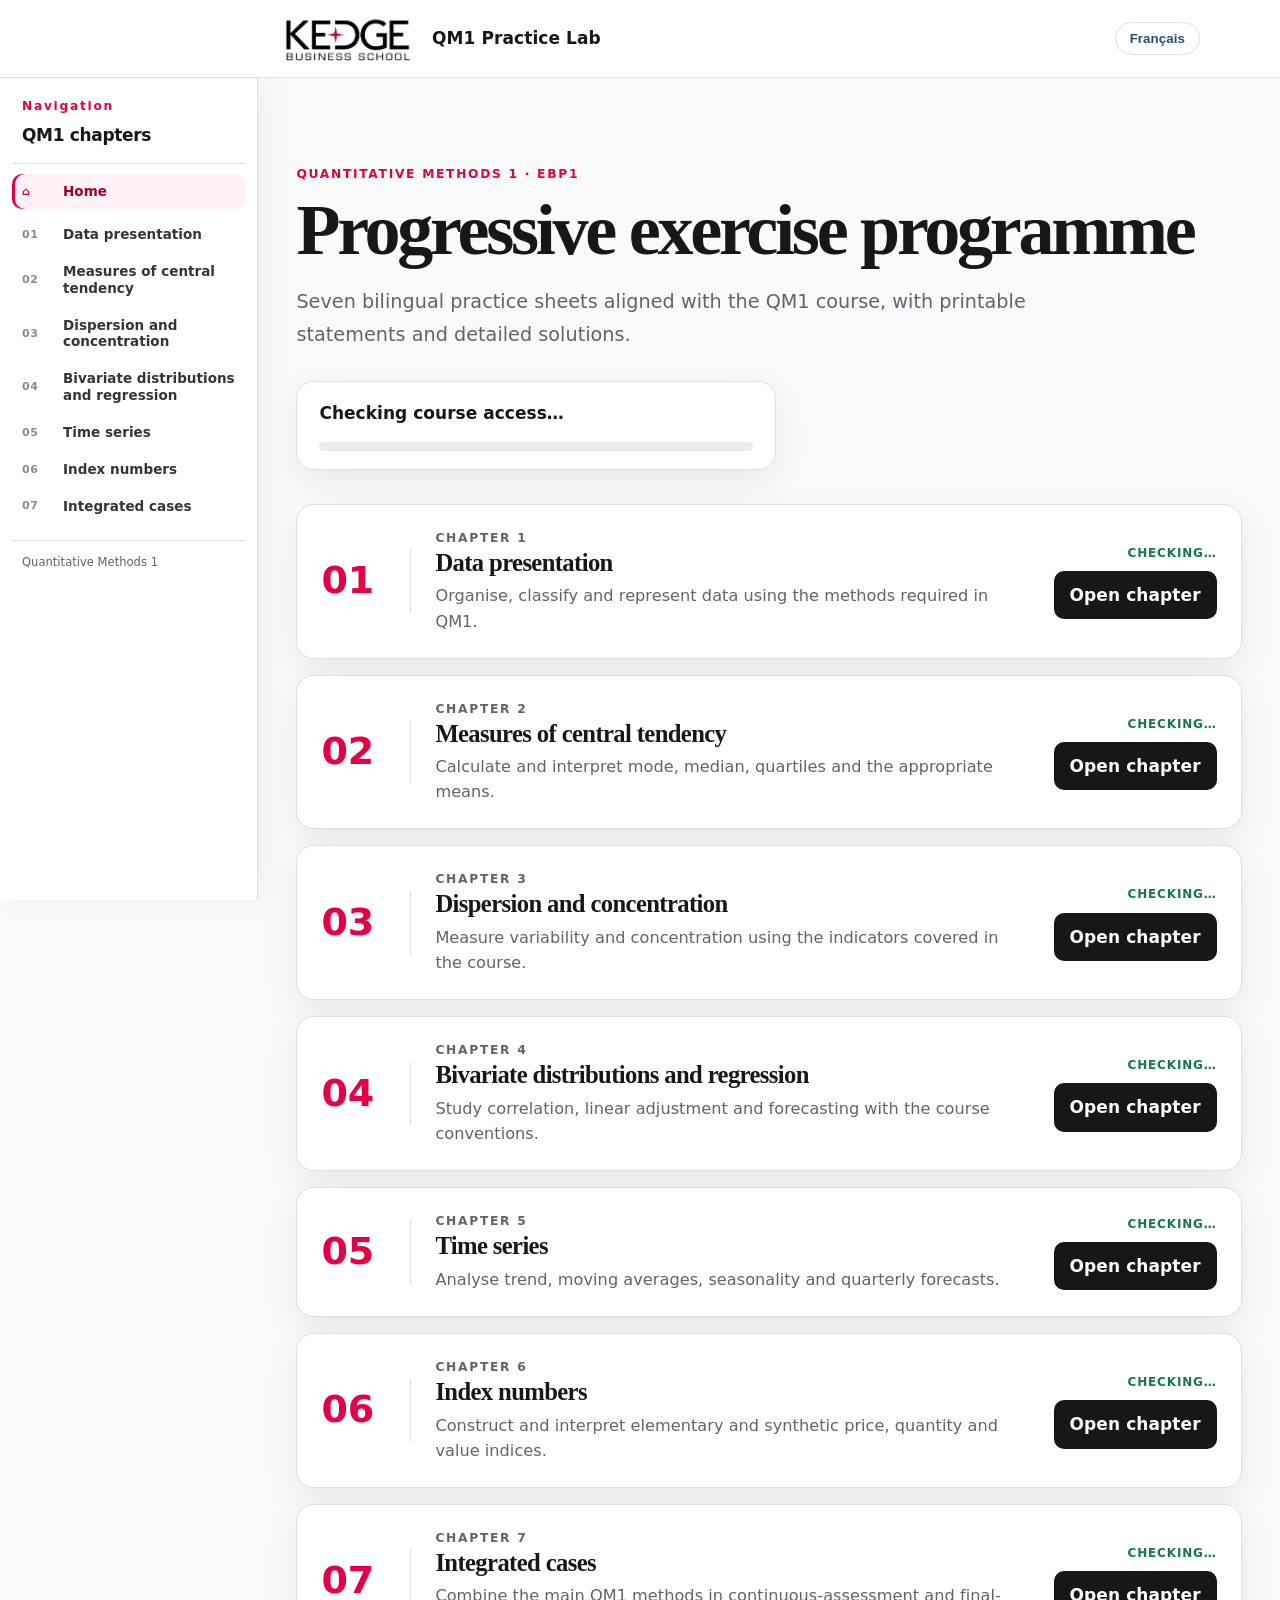
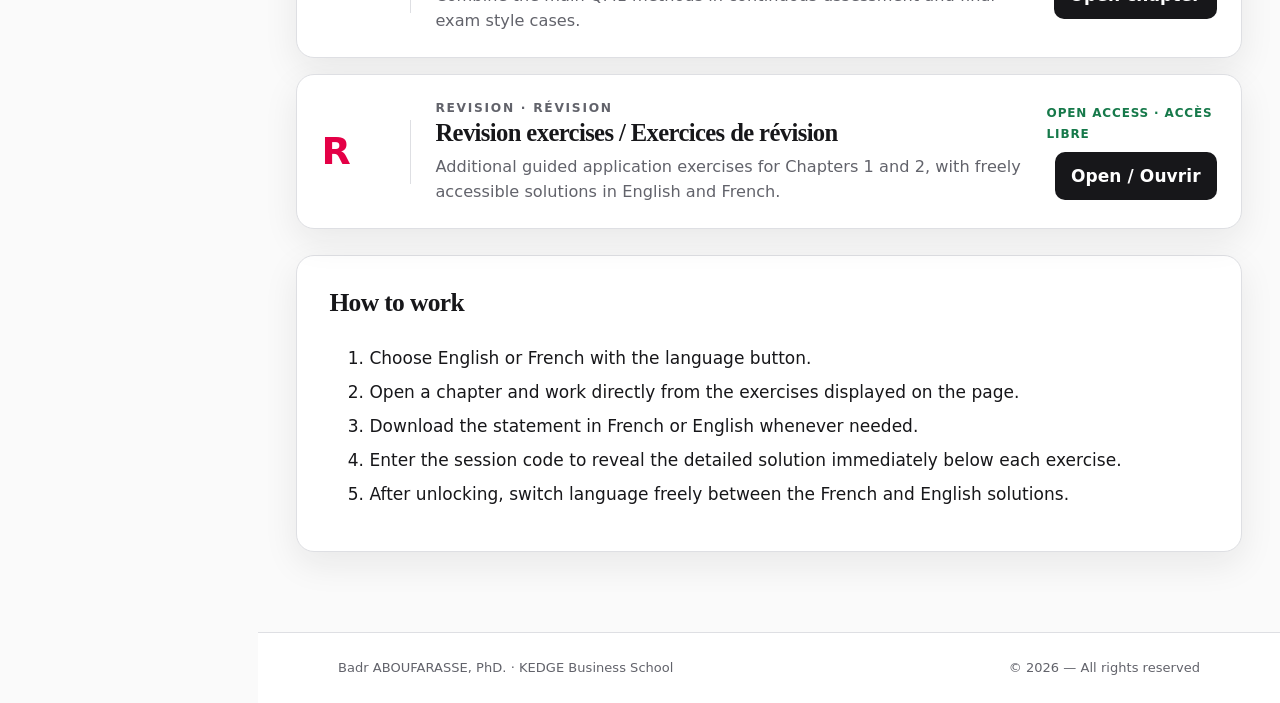
<file: index.html>
<!doctype html>
<html lang="en"><head><meta charset="utf-8"><meta name="viewport" content="width=device-width,initial-scale=1">
<meta name="description" content="KEDGE QM1 bilingual exercise portal."><title>QM1 Practice Lab — Course exercises</title>
<link rel="stylesheet" href="styles.css?v=20261031-revision"></head><body data-page="portal">
<header class="topbar"><a class="brand" href="index.html" aria-label="QM1 Practice Lab home"><img src="logoKedge.png" alt="KEDGE Business School"><span>QM1 Practice Lab</span></a><button id="languageSwitch" class="language-switch" type="button">Français</button></header>
<main><section class="portal-hero"><p class="eyebrow">QUANTITATIVE METHODS 1 · EBP1</p><h1 data-i18n="portalTitle">Progressive exercise programme</h1><p class="lead" data-i18n="portalLead">Seven bilingual practice sheets aligned with the QM1 course, with printable statements and detailed solutions.</p><div class="course-meter"><span id="courseProgress">Checking course access…</span><div class="progress-track"><div id="courseBar"></div></div></div></section>
<section class="chapter-grid" aria-label="Course chapters">
<article class="chapter-card" data-chapter="1"><div class="chapter-number">01</div><div class="chapter-copy"><p class="eyebrow">CHAPTER 1</p><h2>Data presentation</h2><p>Organise, classify and represent data using the methods required in QM1.</p></div><div class="chapter-action"><span class="availability">Checking…</span><a href="chapter-1.html">Open chapter</a></div></article>
<article class="chapter-card" data-chapter="2"><div class="chapter-number">02</div><div class="chapter-copy"><p class="eyebrow">CHAPTER 2</p><h2>Measures of central tendency</h2><p>Calculate and interpret mode, median, quartiles and the appropriate means.</p></div><div class="chapter-action"><span class="availability">Checking…</span><a href="chapter-2.html">Open chapter</a></div></article>
<article class="chapter-card" data-chapter="3"><div class="chapter-number">03</div><div class="chapter-copy"><p class="eyebrow">CHAPTER 3</p><h2>Dispersion and concentration</h2><p>Measure variability and concentration using the indicators covered in the course.</p></div><div class="chapter-action"><span class="availability">Checking…</span><a href="chapter-3.html">Open chapter</a></div></article>
<article class="chapter-card" data-chapter="4"><div class="chapter-number">04</div><div class="chapter-copy"><p class="eyebrow">CHAPTER 4</p><h2>Bivariate distributions and regression</h2><p>Study correlation, linear adjustment and forecasting with the course conventions.</p></div><div class="chapter-action"><span class="availability">Checking…</span><a href="chapter-4.html">Open chapter</a></div></article>
<article class="chapter-card" data-chapter="5"><div class="chapter-number">05</div><div class="chapter-copy"><p class="eyebrow">CHAPTER 5</p><h2>Time series</h2><p>Analyse trend, moving averages, seasonality and quarterly forecasts.</p></div><div class="chapter-action"><span class="availability">Checking…</span><a href="chapter-5.html">Open chapter</a></div></article>
<article class="chapter-card" data-chapter="6"><div class="chapter-number">06</div><div class="chapter-copy"><p class="eyebrow">CHAPTER 6</p><h2>Index numbers</h2><p>Construct and interpret elementary and synthetic price, quantity and value indices.</p></div><div class="chapter-action"><span class="availability">Checking…</span><a href="chapter-6.html">Open chapter</a></div></article>
<article class="chapter-card" data-chapter="7"><div class="chapter-number">07</div><div class="chapter-copy"><p class="eyebrow">CHAPTER 7</p><h2>Integrated cases</h2><p>Combine the main QM1 methods in continuous-assessment and final-exam style cases.</p></div><div class="chapter-action"><span class="availability">Checking…</span><a href="chapter-7.html">Open chapter</a></div></article>
<article class="chapter-card revision-card"><div class="chapter-number">R</div><div class="chapter-copy"><p class="eyebrow">REVISION · RÉVISION</p><h2>Revision exercises / Exercices de révision</h2><p>Additional guided application exercises for Chapters 1 and 2, with freely accessible solutions in English and French.</p></div><div class="chapter-action"><span class="availability open">Open access · Accès libre</span><a href="revision.html">Open / Ouvrir</a></div></article></section><section class="portal-note"><h2 data-i18n="howTitle">How to work</h2><ol><li data-i18n="how1">Choose English or French with the language button.</li><li data-i18n="how2">Open a chapter and work from the statement displayed on screen.</li><li data-i18n="how3">Download the statement in French or English whenever needed.</li><li data-i18n="how4">Enter the session code to reveal the detailed solutions.</li><li data-i18n="how5">After unlocking, switch language freely between the French and English solutions.</li></ol></section></main><footer><span>Badr ABOUFARASSE, PhD. · KEDGE Business School</span><span>© 2026 — All rights reserved</span></footer><script src="navigation.js?v=2"></script><script src="app.js?v=20261017-complete-pdfs-v4"></script></body></html>
</file>
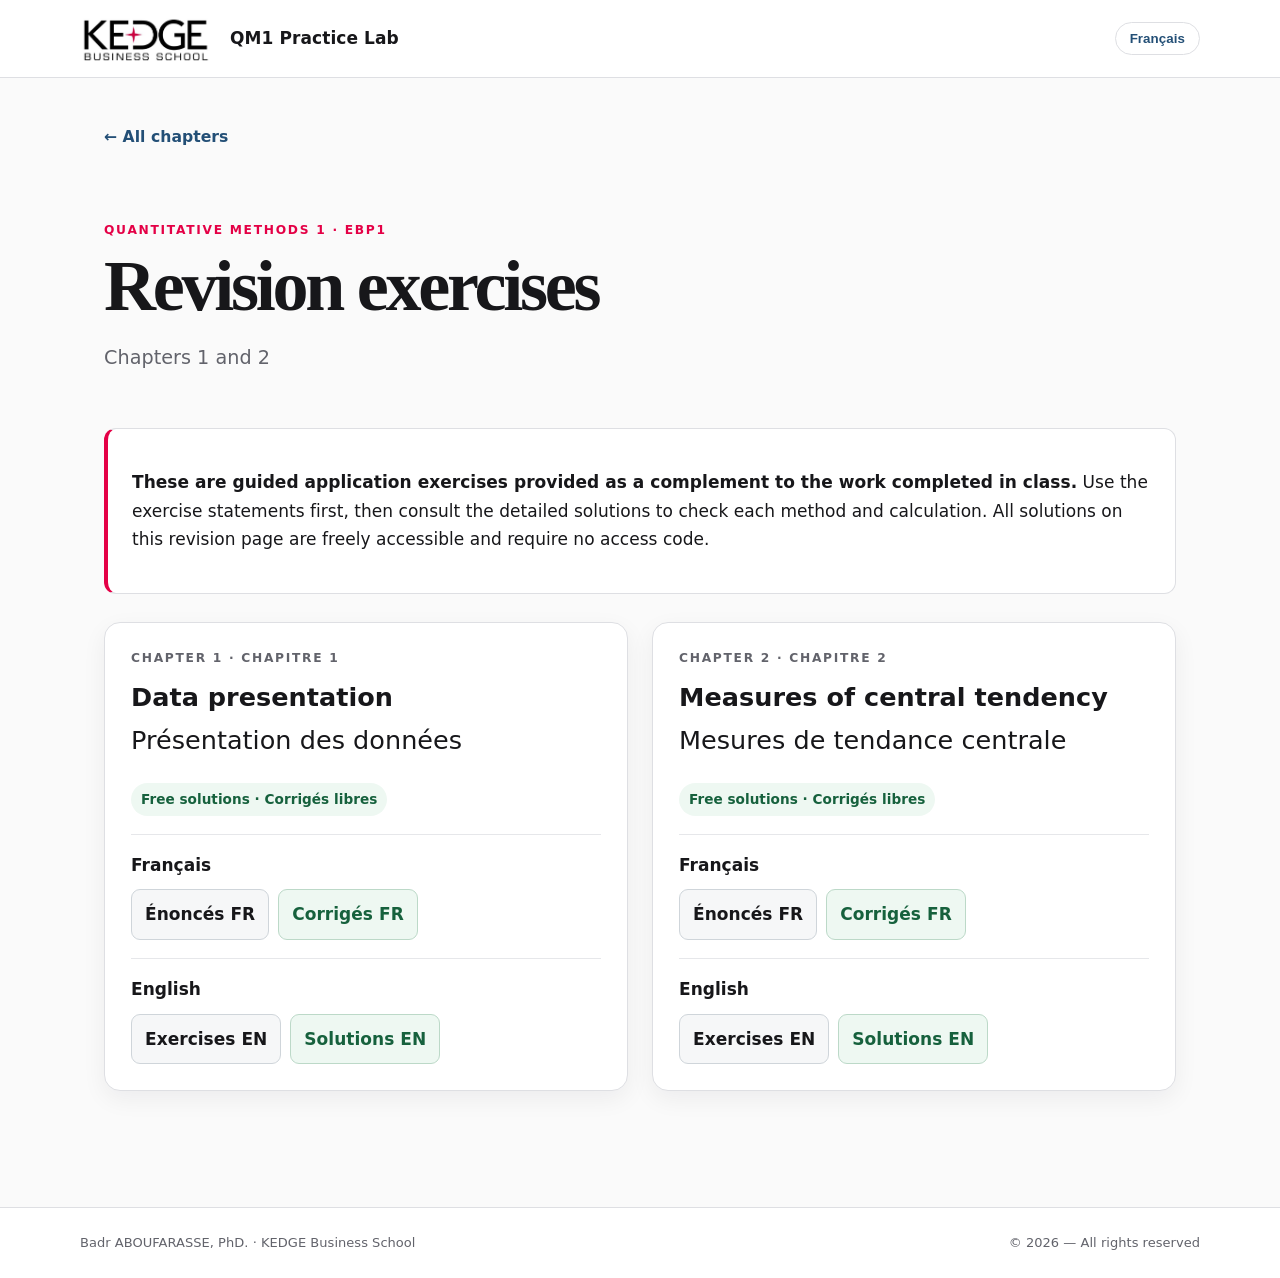
<file: revision.html>
<!doctype html>
<html lang="en">
<head>
<meta charset="utf-8"><meta name="viewport" content="width=device-width,initial-scale=1">
<meta name="description" content="QM1 bilingual revision exercises for Chapters 1 and 2.">
<title>QM1 Practice Lab — Revision</title>
<link rel="stylesheet" href="styles.css?v=20261031-revision">
<style>
.revision-intro{margin:0 0 28px;padding:22px 24px;border:1px solid #dedfe3;border-left:4px solid #e40046;border-radius:12px;background:#fff}
.revision-grid{display:grid;grid-template-columns:repeat(2,minmax(0,1fr));gap:24px;margin-bottom:36px}
.revision-card{padding:26px;border:1px solid #dedfe3;border-radius:16px;background:#fff;box-shadow:0 8px 24px rgba(23,23,26,.06)}
.revision-card h2{margin-top:4px}.revision-card p{color:#62636b;line-height:1.6}
.resource-block{margin-top:18px;padding-top:16px;border-top:1px solid #e6e7ea}
.resource-block h3{font-size:1rem;margin:0 0 10px}
.resource-links{display:flex;flex-wrap:wrap;gap:9px}
.resource-links a{display:inline-flex;padding:10px 13px;border-radius:9px;border:1px solid #cfd5da;background:#f6f7f8;color:#17171a;text-decoration:none;font-weight:700}
.resource-links a.solution{border-color:#bcd9c8;background:#eef8f2;color:#16613d}
.free-badge{display:inline-flex;padding:5px 10px;border-radius:999px;background:#eef8f2;color:#16613d;font-size:.8rem;font-weight:750}
[data-lang-block="fr"]{display:none}
html[lang="fr"] [data-lang-block="en"]{display:none}
html[lang="fr"] [data-lang-block="fr"]{display:block}
@media(max-width:760px){.revision-grid{grid-template-columns:1fr}.revision-card{padding:20px}}
</style>
</head>
<body data-page="revision">
<header class="topbar"><a class="brand" href="index.html" aria-label="QM1 Practice Lab home"><img src="logoKedge.png" alt="KEDGE Business School"><span>QM1 Practice Lab</span></a><button id="revisionLanguageSwitch" class="language-switch" type="button">Français</button></header>
<main>
<a class="back-link" href="index.html"><span data-lang-block="en">← All chapters</span><span data-lang-block="fr">← Tous les chapitres</span></a>
<section class="portal-hero">
<p class="eyebrow">QUANTITATIVE METHODS 1 · EBP1</p>
<div data-lang-block="en"><h1>Revision exercises</h1><p class="lead">Chapters 1 and 2</p></div>
<div data-lang-block="fr"><h1>Exercices de révision</h1><p class="lead">Chapitres 1 et 2</p></div>
</section>
<section class="revision-intro">
<div data-lang-block="en"><p><strong>These are guided application exercises provided as a complement to the work completed in class.</strong> Use the exercise statements first, then consult the detailed solutions to check each method and calculation. All solutions on this revision page are freely accessible and require no access code.</p></div>
<div data-lang-block="fr"><p><strong>Il s’agit ici d’exercices d’application guidés, proposés en complément de ce qui a été réalisé en cours.</strong> Commencez par les énoncés, puis consultez les corrigés détaillés pour vérifier chaque méthode et chaque calcul. Tous les corrigés de cette page de révision sont librement accessibles et ne nécessitent aucun code.</p></div>
</section>
<section class="revision-grid">
<article class="revision-card">
<p class="eyebrow">CHAPTER 1 · CHAPITRE 1</p><h2>Data presentation<br><span style="font-weight:500">Présentation des données</span></h2>
<span class="free-badge">Free solutions · Corrigés libres</span>
<div class="resource-block"><h3>Français</h3><div class="resource-links">
<a href="downloads/revision/QM1_Ch1_Exercices_FR.pdf" target="_blank" rel="noopener">Énoncés FR</a>
<a class="solution" href="downloads/revision/QM1_Ch1_Corriges_FR.pdf" target="_blank" rel="noopener">Corrigés FR</a>
</div></div>
<div class="resource-block"><h3>English</h3><div class="resource-links">
<a href="downloads/revision/QM1_Ch1_Exercises_EN.pdf" target="_blank" rel="noopener">Exercises EN</a>
<a class="solution" href="downloads/revision/QM1_Ch1_Solutions_EN.pdf" target="_blank" rel="noopener">Solutions EN</a>
</div></div>
</article>
<article class="revision-card">
<p class="eyebrow">CHAPTER 2 · CHAPITRE 2</p><h2>Measures of central tendency<br><span style="font-weight:500">Mesures de tendance centrale</span></h2>
<span class="free-badge">Free solutions · Corrigés libres</span>
<div class="resource-block"><h3>Français</h3><div class="resource-links">
<a href="downloads/revision/QM1_Ch2_Exercices_FR.pdf" target="_blank" rel="noopener">Énoncés FR</a>
<a class="solution" href="downloads/revision/QM1_Ch2_Corriges_FR.pdf" target="_blank" rel="noopener">Corrigés FR</a>
</div></div>
<div class="resource-block"><h3>English</h3><div class="resource-links">
<a href="downloads/revision/QM1_Ch2_Exercises_EN.pdf" target="_blank" rel="noopener">Exercises EN</a>
<a class="solution" href="downloads/revision/QM1_Ch2_Solutions_EN.pdf" target="_blank" rel="noopener">Solutions EN</a>
</div></div>
</article>
</section>
</main>
<footer><span>Badr ABOUFARASSE, PhD. · KEDGE Business School</span><span>© 2026 — All rights reserved</span></footer>
<script>
(()=>{const b=document.getElementById('revisionLanguageSwitch');const saved=localStorage.getItem('qm1Language');const initial=saved==='fr'?'fr':'en';function set(l){document.documentElement.lang=l;b.textContent=l==='en'?'Français':'English';localStorage.setItem('qm1Language',l)}set(initial);b.addEventListener('click',()=>set(document.documentElement.lang==='en'?'fr':'en'))})();
</script>
</body></html>
</file>
<file: styles.css>
@import url('integrated.css?v=20261016c');
@import url('navigation.css?v=20261016c');
@import url('readability.css?v=20261016c');
:root{--red:#e40046;--ink:#17171a;--muted:#62636b;--line:#dedfe3;--soft:#f5f5f7;--green:#16794a;--blue:#234f76;--shadow:0 12px 35px rgba(20,20,30,.08)}
*{box-sizing:border-box}html{scroll-behavior:smooth}body{margin:0;background:#fafafa;color:var(--ink);font:16px/1.58 Inter,Arial,sans-serif}.topbar{min-height:78px;padding:10px max(24px,calc((100% - 1120px)/2));display:flex;align-items:center;justify-content:space-between;background:#fff;border-bottom:1px solid var(--line);position:sticky;top:0;z-index:20}.brand{display:flex;align-items:center;gap:18px;font-weight:750;text-decoration:none;color:var(--ink)}.brand img{width:132px;height:51px;object-fit:contain}.topbar-actions{display:flex;align-items:center;gap:14px}.status{display:flex;gap:8px;align-items:center;font-size:14px;color:var(--muted)}.dot{width:9px;height:9px;border-radius:50%;background:#bbb}.dot.open{background:var(--green);box-shadow:0 0 0 5px rgba(22,121,74,.12)}.back-link{color:var(--blue);font-weight:750;text-decoration:none}main{max-width:1120px;margin:auto;padding:44px 24px 80px}.hero{display:grid;grid-template-columns:1fr 330px;gap:36px;align-items:end;margin-bottom:34px}.eyebrow{font-size:12px;letter-spacing:.14em;font-weight:800;color:var(--red);margin:0 0 8px}.hero h1,.portal-hero h1{font-size:clamp(42px,7vw,72px);line-height:1;margin:0 0 18px;letter-spacing:-.045em}.lead{font-size:20px;color:var(--muted);max-width:760px}.back-link{display:inline-block;margin-bottom:28px}.progress-card,.access-card,.portal-note,.course-meter,.download-card,.viewer-card{background:#fff;border:1px solid var(--line);box-shadow:var(--shadow);border-radius:18px}.progress-card{padding:24px}.progress-card span{color:var(--muted);display:block}.progress-card strong{font-size:24px}.progress-card .mini-note{font-size:13px;color:var(--muted);margin:8px 0 0}.progress-track{height:9px;background:#ececf0;border-radius:99px;margin-top:14px;overflow:hidden}.progress-track div{height:100%;width:0;background:var(--red);transition:.3s}.access-card{display:grid;grid-template-columns:1fr 420px;gap:36px;padding:28px 32px;border-left:5px solid var(--red)}.access-card h2{margin:0 0 8px}.access-card p{margin:0;color:var(--muted)}label{font-size:13px;font-weight:700}.code-row{display:flex;margin-top:7px}.code-row input{flex:1;min-width:0;padding:13px;border:1px solid var(--line);border-radius:10px 0 0 10px;font-size:16px}.code-row button{border:0;background:var(--ink);color:#fff;padding:0 20px;border-radius:0 10px 10px 0;font-weight:750;cursor:pointer}.message{font-size:13px!important;margin-top:8px!important}.language-switch{border:1px solid var(--line);background:#fff;color:var(--blue);font-weight:800;border-radius:99px;padding:8px 14px;cursor:pointer}.hide-solutions-button{margin-top:14px;border:1px solid var(--red);background:#fff;color:var(--red);padding:10px 16px;border-radius:10px;font-weight:800;cursor:pointer}.hide-solutions-button[hidden]{display:none}.download-card{display:grid;grid-template-columns:1fr 1fr;gap:28px;margin-top:18px;padding:26px 30px}.download-card h2{margin:0 0 8px;font-size:23px}.download-card p:not(.eyebrow){margin:0;color:var(--muted)}.download-groups{display:grid;gap:12px}.download-group{padding:14px 16px;border:1px solid var(--line);border-radius:12px;background:var(--soft)}.download-links{display:flex;gap:8px;margin-top:9px;flex-wrap:wrap}.download-links a,.secondary-button{display:inline-block;padding:8px 13px;border-radius:9px;background:var(--ink);color:#fff;text-decoration:none;font-size:14px;font-weight:800}.solution-only{display:none}.solutions-visible .solution-only{display:block}.solutions-visible .download-group.solution-only{display:block}.download-group.solution-only .download-links a,.solution-accent{background:var(--red)}.viewer-card{margin-top:22px;padding:24px}.viewer-head{display:flex;justify-content:space-between;align-items:center;gap:20px;margin-bottom:16px}.viewer-head h2{margin:0;font-size:26px}.pdf-viewer{width:100%;height:900px;border:1px solid var(--line);border-radius:12px;background:var(--soft)}.pdf-fallback{font-size:13px;color:var(--muted);margin:10px 0 0}footer{display:flex;justify-content:space-between;gap:20px;padding:24px max(24px,calc((100% - 1120px)/2));border-top:1px solid var(--line);color:var(--muted);font-size:13px;background:#fff}.portal-hero{padding:42px 0 34px}.portal-hero h1{max-width:900px}.course-meter{margin-top:30px;padding:18px 22px;max-width:480px}.course-meter span{font-weight:750}.chapter-grid{display:grid;gap:16px}.chapter-card{display:grid;grid-template-columns:90px 1fr 170px;gap:24px;align-items:center;background:#fff;border:1px solid var(--line);border-radius:18px;padding:24px;box-shadow:var(--shadow);transition:.2s}.chapter-card:not(.locked):hover{transform:translateY(-2px);border-color:#c9c9ce}.chapter-number{font-size:38px;font-weight:900;color:var(--red);border-right:1px solid var(--line)}.chapter-copy h2{margin:0 0 5px;font-size:25px}.chapter-copy p{margin:0;color:var(--muted)}.chapter-action{display:flex;flex-direction:column;align-items:flex-end;gap:8px}.chapter-action .availability{font-size:12px;font-weight:850;color:var(--green);text-transform:uppercase;letter-spacing:.07em}.chapter-action a,.chapter-gate a{background:var(--ink);color:#fff;text-decoration:none;padding:10px 16px;border-radius:10px;font-weight:750}.chapter-card.locked{background:#f1f1f3;box-shadow:none;color:#777}.chapter-card.locked .chapter-number{color:#aaa}.chapter-card.locked .availability{color:#777}.chapter-card.locked .chapter-action a{background:#c2c2c6;cursor:not-allowed}.portal-note{margin-top:26px;padding:26px 32px}.portal-note h2{margin-top:0}.chapter-gate{position:fixed;inset:78px 0 0;background:rgba(250,250,250,.97);z-index:15;display:grid;place-items:center;text-align:center;padding:30px}.chapter-gate[hidden]{display:none}.chapter-gate>div{max-width:520px}.chapter-gate h1{font-size:48px;margin:0 0 12px}.chapter-gate a{display:inline-block;margin-top:10px}.chapter-locked main,.chapter-locked footer{visibility:hidden}
@media(max-width:800px){.hero,.access-card,.download-card{grid-template-columns:1fr}.topbar{padding:10px 18px;gap:12px}.brand img{width:108px;height:42px}.brand span{display:none}.topbar-actions{gap:8px}.status{font-size:12px}.hero h1,.portal-hero h1{font-size:46px}.code-row{flex-direction:column;gap:8px}.code-row input,.code-row button{border-radius:10px;padding:13px}footer{flex-direction:column}.chapter-card{grid-template-columns:58px 1fr;padding:20px;gap:16px}.chapter-number{font-size:28px}.chapter-action{grid-column:1/-1;align-items:flex-start;padding-left:74px}.portal-hero{padding-top:20px}.language-switch{padding:7px 10px}.viewer-head{align-items:flex-start;flex-direction:column}.pdf-viewer{height:680px}.viewer-card{padding:16px}}
/* 2026-2027 revised worksheets: readable HTML, MathJax, tables and charts. */
.revised-card,.supplementary-card{margin-bottom:22px}
.revised-card .worksheet-part{font-weight:650;color:var(--muted);margin:6px 0 20px}
.revised-card .worksheet-exercise-title{font-size:1.18rem;line-height:1.35;margin:27px 0 12px;padding-top:15px;border-top:1px solid #e2e5e8;color:var(--ink)}
.revised-card .worksheet-exercise-title:first-of-type{margin-top:14px}
.revised-card p,.revised-card li,.supplementary-card p,.supplementary-card li{line-height:1.62}
.revised-card ol,.revised-card ul,.supplementary-card ol{padding-left:1.6em}
.revised-card .table-wrap,.supplementary-card .table-wrap{overflow-x:auto;margin:16px 0}
.revised-card .data-table,.supplementary-card table{border-collapse:collapse;width:max-content;min-width:100%;font-size:.92rem}
.revised-card .data-table th,.revised-card .data-table td,.supplementary-card th,.supplementary-card td{padding:8px 11px;border:1px solid #d9e0e5;text-align:center;white-space:nowrap}
.revised-card .data-table th,.supplementary-card th{background:#f2f5f7;font-weight:700}
.revised-card .math.display{display:block;max-width:100%;overflow-x:auto;padding:6px 0}
.revised-card .math.inline{white-space:normal}
.revised-card .resultbox,.revised-card .methodbox{padding:14px 16px;margin:13px 0;border:1px solid #d9e0e5;border-radius:9px;background:#f7f9fa}
.revised-card .qm1-chart{margin:20px auto;max-width:800px;overflow-x:auto}
.revised-card .qm1-chart figcaption{text-align:center;color:var(--muted);font-size:.88rem;margin-top:5px}
.supplementary-card .exercise-block,.supplementary-card .solution-block{border-top:1px solid #e2e5e8;padding-top:17px;margin-top:17px}
.supplementary-card h3{font-size:1.12rem;line-height:1.4}
.qm1-hint{background:#f6f8fa;border:1px solid #e1e5e8;border-radius:9px;padding:10px 14px;margin-top:15px}
.qm1-hint summary{cursor:pointer;font-weight:650}
.qm1-hint p{margin-bottom:0}
@media(max-width:700px){.revised-card .data-table,.supplementary-card table{font-size:.78rem}.revised-card .data-table th,.revised-card .data-table td,.supplementary-card th,.supplementary-card td{padding:6px 8px}}


/* Exercise-by-exercise solutions: visible directly beneath the matching statement after session unlock. */
.qm1-worksheet-intro{margin-bottom:10px}
.qm1-worksheet-intro .worksheet-part{margin-bottom:0}
.qm1-exercise-pair{margin-top:16px;margin-bottom:16px}
.qm1-exercise-pair>.exercise-block{border-top:0;padding-top:0}
.qm1-exercise-pair .worksheet-exercise-title{margin-top:0}
.qm1-exercise-pair>.qm1-exercise-solution{margin-top:22px;padding:20px 22px;border:1px solid #cde2d5;border-left:4px solid var(--green);border-radius:12px;background:#f7fbf8}
.qm1-exercise-pair>.qm1-exercise-solution.solution-block{border-top:1px solid #cde2d5}
.qm1-exercise-pair>.qm1-exercise-solution>.solution-block{border-top:0;padding:0}
.qm1-exercise-pair>.qm1-exercise-solution h3:first-child{margin-top:0}
.qm1-locked-note{margin:16px 0 0;padding:12px 16px;border:1px dashed #c7ccd5;border-radius:10px;background:#f7f8fa;color:var(--muted);font-size:14px}
.solutions-visible .qm1-locked-note{display:none}
.qm1-supplement-intro{margin-top:32px}
@media(max-width:800px){.qm1-exercise-pair>.qm1-exercise-solution{padding:16px 14px}}

/* QM1 pedagogical revision: explicit progression, independent solutions and accessible diagrams. */
.qm1-exercise-meta{display:flex;align-items:center;flex-wrap:wrap;gap:10px;margin:0 0 12px}
.qm1-level{display:inline-flex;align-items:center;font-size:.78rem;line-height:1.3;font-weight:750;padding:5px 10px;border-radius:999px;border:1px solid #d6e0e8;background:#f2f6fa;color:#244761}
.qm1-level-exam{background:#f9f3e9;border-color:#e7d5b8;color:#79501c}
.qm1-level-advanced{background:#f2f0f9;border-color:#dcd5ec;color:#584679}
.qm1-duration{font-size:.83rem;color:var(--muted);font-weight:600}
.qm1-solution-toggle{display:none;cursor:pointer;font:inherit;font-weight:700;font-size:.88rem;color:#1e5540;background:#eaf6ef;border:1px solid #c6dfd1;border-radius:8px;padding:8px 14px;margin:14px 0 4px}
.solutions-visible .qm1-solution-toggle{display:inline-flex}
.solutions-visible .qm1-exercise-pair.qm1-solution-collapsed .qm1-exercise-solution{display:none}
.qm1-exercise-pair>.qm1-exercise-solution{overflow-x:auto}
.qm1-calculation-table th,.qm1-calculation-table td{font-variant-numeric:tabular-nums}
.qm1-chart{max-width:760px;margin:22px auto 28px;padding:10px 10px 6px;border:1px solid #e0e5e9;border-radius:12px;background:white}
.qm1-chart svg{display:block;width:100%;height:auto;min-width:420px}
.qm1-chart figcaption{font-size:.86rem;text-align:center;color:#526173;padding:8px 0 3px}
.qm1-math{max-width:100%;overflow-x:auto;padding:7px 0}
.qm1-exercise-pair h4{font-size:1.05rem;margin:24px 0 10px}
.qm1-exercise-pair .qm1-calculation-table{font-size:.87rem}
@media(max-width:640px){.qm1-chart{overflow-x:auto}.qm1-exercise-meta{gap:6px}.qm1-level{font-size:.74rem}}

/* Three progressive stages and updated print-to-PDF workflow. */
.qm1-stage{margin:20px 0 36px}
.qm1-stage-heading{margin:24px 0 16px;padding:16px 18px;border:1px solid #dfe6eb;border-left:4px solid #6b8195;border-radius:10px;background:#f7f9fb}
.qm1-stage-heading h2{font-size:1.18rem;line-height:1.35;margin:0 0 5px}
.qm1-stage-heading p{font-size:.91rem;color:#526173;margin:0}
.qm1-print-actions{display:flex;align-items:center;flex-wrap:wrap;gap:12px;margin:16px 0 22px}
.qm1-print-actions p{flex:1 1 320px;margin:0;font-size:.84rem;color:var(--muted)}
.qm1-print-btn{cursor:pointer;border:1px solid #cbd6e1;border-radius:8px;background:#f4f7fa;color:#23425d;font:inherit;font-weight:700;padding:10px 15px}
.qm1-print-btn:hover,.qm1-solution-toggle:hover{filter:brightness(.96)}
@media print{
 @page{size:A4;margin:13mm}
 html,body{background:white!important;color:black!important;font-size:10pt}
 .topbar,.back-link,.hero,.access-card,.download-card,.chapter-gate,footer,.qm1-print-actions,.qm1-solution-toggle,.qm1-locked-note{display:none!important}
 main{display:block!important;width:100%!important;max-width:none!important;margin:0!important;padding:0!important;visibility:visible!important}
 .qm1-stage-heading{break-after:avoid;page-break-after:avoid;background:white!important}
 .qm1-exercise-pair{box-shadow:none!important;border:1px solid #ddd!important;break-inside:avoid-page;page-break-inside:avoid;padding:10px!important}
 .qm1-exercise-pair>.qm1-exercise-solution{background:white!important;border-color:#aaa!important}
 .qm1-chart{break-inside:avoid;page-break-inside:avoid;max-width:100%;border:0}
 .qm1-chart svg{min-width:0}
 .qm1-calculation-table th,.qm1-calculation-table td{padding:3px 5px!important}
 .qm1-exercise-pair.qm1-solution-collapsed .qm1-exercise-solution{display:none!important}
}
</file>
